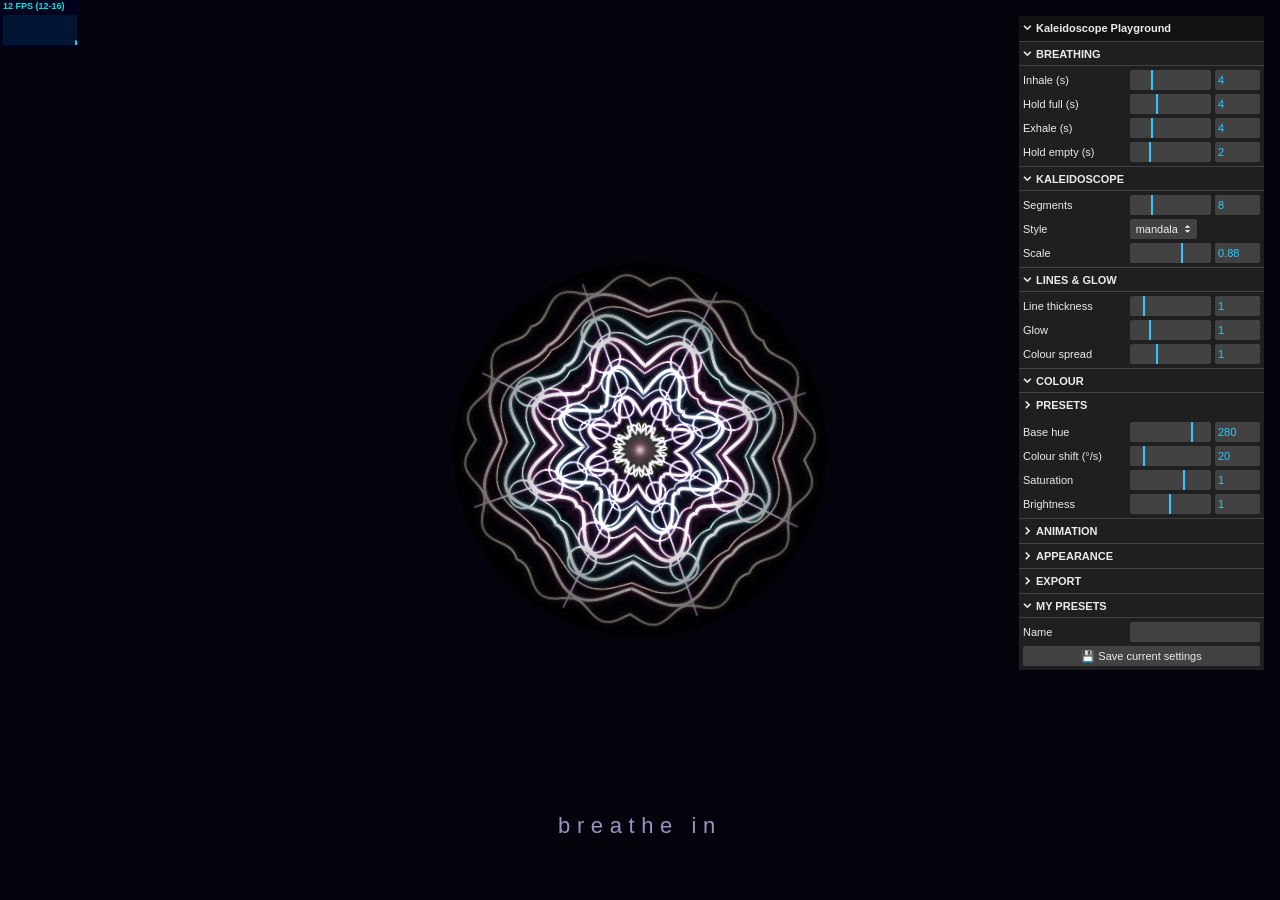
<file: kaleidoscope-playground/index.html>
<!DOCTYPE html>
<html lang="en">
<head>
  <meta charset="UTF-8" />
  <meta name="viewport" content="width=device-width, initial-scale=1.0" />
  <title>Kaleidoscope Breathing Playground</title>
  <link rel="stylesheet" href="style.css" />
</head>
<body>

  <canvas id="canvas"></canvas>

  <!-- Breath guide UI -->
  <div id="ui-overlay">
    <div id="phase-label">breathe in</div>
  </div>

  <!-- Vendor -->
  <script src="vendor/lil-gui.umd.min.js"></script>
  <script src="vendor/stats.min.js"></script>

  <!-- App -->
  <script src="BreathingClock.js"></script>
  <script src="KaleidoscopeRenderer.js"></script>
  <script src="main.js"></script>

</body>
</html>
</file>
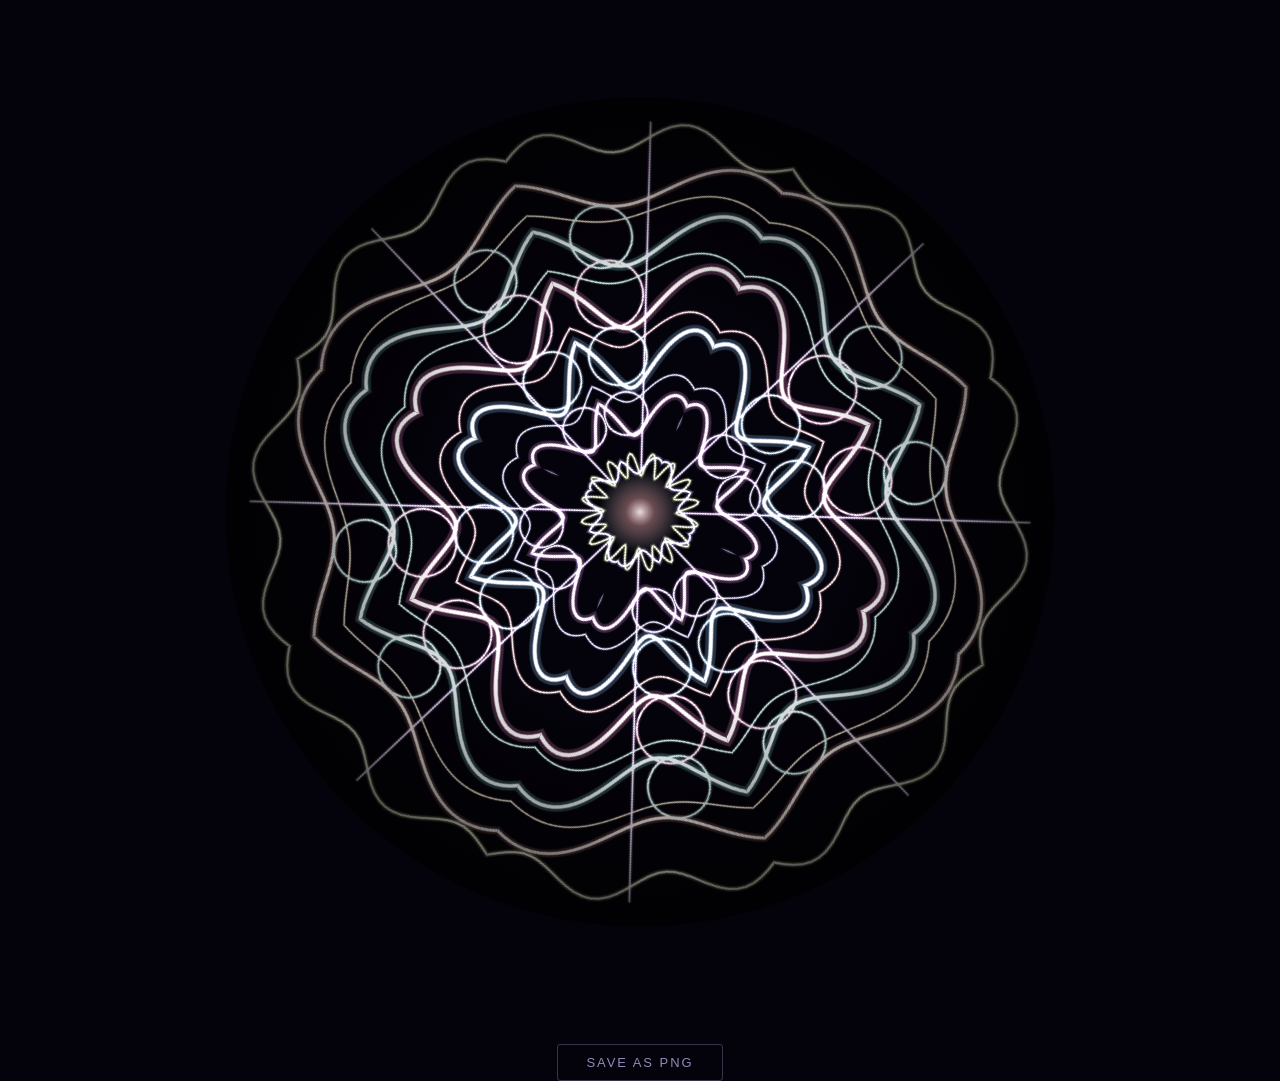
<file: starseeds-holdfull.html>
<!DOCTYPE html>
<html>
<head>
<meta charset="utf-8">
<title>Starseeds — Hold Full</title>
<style>
  * { margin: 0; padding: 0; box-sizing: border-box; }
  body {
    background: #04020a;
    display: flex;
    flex-direction: column;
    align-items: center;
    justify-content: center;
    min-height: 100vh;
    gap: 20px;
  }
  canvas { display: block; }
  button {
    font-family: sans-serif;
    font-size: 13px;
    letter-spacing: 0.15em;
    text-transform: uppercase;
    color: rgba(210, 195, 255, 0.7);
    background: none;
    border: 1px solid rgba(210, 195, 255, 0.25);
    padding: 10px 28px;
    cursor: pointer;
    border-radius: 3px;
  }
  button:hover { border-color: rgba(210, 195, 255, 0.6); color: rgba(210, 195, 255, 1); }
</style>
</head>
<body>
<canvas id="c" width="1024" height="1024"></canvas>
<button id="dl">Save as PNG</button>

<script>
const TAU = Math.PI * 2;

const EASINGS = {
  easeInOutSine: t => -(Math.cos(Math.PI * t) - 1) / 2,
};

class KaleidoscopeRenderer {
  constructor(canvas) {
    this.canvas = canvas;
    this.ctx    = canvas.getContext('2d');
    this.src    = document.createElement('canvas');
    this.srcCtx = this.src.getContext('2d');

    this.segments        = 8;
    this.style           = 'mandala';
    this.hue             = 280;
    this.colorShift      = 20;
    this.saturation      = 1.0;
    this.brightness      = 1.0;
    this.rotationSpeed   = 0.08;
    this.complexity      = 1.0;
    this.scale           = 0.88;
    this.lineWidth       = 1.0;
    this.glowAmount      = 1.2;
    this.colorSpread     = 1.2;
    this.inhaleEase      = 'easeInOutSine';
    this.exhaleEase      = 'easeInOutSine';
    this.holdSpeed       = 0.75;
    this.bgColor         = '#04020a';
    this.vignetteStrength = 0.75;
    this.centerGlow      = true;

    // Frozen state — holdFull, evolved pattern
    this.time        = 4.2;
    this.rotation    = 0.42;
    this._hueState   = 18;
    this.breathScale = 1.0;
    this.phase       = 'holdFull';
    this._dotTime    = 0;

    this.cx = canvas.width / 2;
    this.cy = canvas.height / 2;
    this.maxRadius = Math.min(canvas.width, canvas.height) * 0.46;
    const s = Math.ceil(this.maxRadius * 2.5);
    this.src.width  = s;
    this.src.height = s;
    this.srcHalf    = s / 2;
  }

  render() {
    const { ctx, cx, cy, maxRadius } = this;
    const R = maxRadius * this.scale * Math.max(0, this.breathScale);

    ctx.fillStyle = this.bgColor;
    ctx.fillRect(0, 0, this.canvas.width, this.canvas.height);

    if (R >= 2) {
      this._drawSource(R);
      this._compose(R);
      if (this.vignetteStrength > 0) this._vignette(R);
      if (this.centerGlow)           this._centerGlow(R);
    }
  }

  _drawSource(R) {
    const ctx  = this.srcCtx;
    ctx.clearRect(0, 0, this.src.width, this.src.height);
    ctx.save();
    ctx.translate(this.srcHalf, this.srcHalf);
    this._mandala(ctx, R, this.time);
    ctx.restore();
  }

  _compose(R) {
    const { ctx, cx, cy, src, srcHalf } = this;
    const N     = 8;
    const wedge = TAU / N;

    ctx.save();
    ctx.translate(cx, cy);
    ctx.beginPath();
    ctx.arc(0, 0, R, 0, TAU);
    ctx.clip();

    for (let i = 0; i < N; i++) {
      ctx.save();
      ctx.rotate(i * wedge + this.rotation);
      if (i % 2 === 1) { ctx.rotate(wedge); ctx.scale(1, -1); }
      ctx.beginPath();
      ctx.moveTo(0, 0);
      ctx.arc(0, 0, R + 2, 0, wedge);
      ctx.closePath();
      ctx.clip();
      ctx.drawImage(src, -srcHalf, -srcHalf, src.width, src.height);
      ctx.restore();
    }
    ctx.restore();
  }

  _vignette(R) {
    const { ctx, cx, cy } = this;
    const g = ctx.createRadialGradient(cx, cy, R * 0.50, cx, cy, R);
    g.addColorStop(0, 'rgba(0,0,0,0)');
    g.addColorStop(1, `rgba(0,0,0,${this.vignetteStrength})`);
    ctx.save();
    ctx.fillStyle = g;
    ctx.beginPath();
    ctx.arc(cx, cy, R, 0, TAU);
    ctx.fill();
    ctx.restore();
  }

  _centerGlow(R) {
    const { ctx, cx, cy } = this;
    const r = R * 0.10;
    const h = ((this._hueState + this.hue + 60) % 360 + 360) % 360;
    const g = ctx.createRadialGradient(cx, cy, 0, cx, cy, r);
    g.addColorStop(0,    `hsla(${h}, 80%, 98%, 0.9)`);
    g.addColorStop(0.35, `hsla(${h}, 90%, 85%, 0.4)`);
    g.addColorStop(1,    'rgba(255,255,255,0)');
    ctx.fillStyle = g;
    ctx.beginPath();
    ctx.arc(cx, cy, r, 0, TAU);
    ctx.fill();
  }

  _h(hOff) {
    return ((this._hueState + this.hue + hOff) % 360 + 360) % 360;
  }

  _col(hOff, s, l, a) {
    const ss = Math.max(0, Math.min(100, s * this.saturation));
    const ll = Math.max(0, Math.min(100, l * this.brightness));
    return `hsla(${this._h(hOff) | 0}, ${ss | 0}%, ${ll | 0}%, ${a})`;
  }

  _neonStroke(ctx, pathFn, hOff, coreW) {
    const lw   = coreW * this.lineWidth;
    const ga   = Math.max(0, this.glowAmount);
    const hCore = this._h(hOff);
    const hGlow = this._h(hOff - 55);
    const s    = Math.max(0, Math.min(100, 92 * this.saturation));
    const l    = Math.max(0, Math.min(100, 70 * this.brightness));
    const lHi  = Math.max(0, Math.min(100, 94 * this.brightness));

    ctx.globalCompositeOperation = 'lighter';
    ctx.lineCap = 'round';

    ctx.strokeStyle = `hsla(${hGlow}, ${s}%, ${l+8}%, ${0.20 * ga})`;
    ctx.lineWidth   = lw * 3.6 * Math.max(0.3, Math.sqrt(ga));
    pathFn(ctx); ctx.stroke();

    ctx.strokeStyle = `hsla(${hCore}, ${s}%, ${lHi}%, ${Math.min(0.50 * ga, 0.85)})`;
    ctx.lineWidth   = lw * 1.6;
    pathFn(ctx); ctx.stroke();

    ctx.strokeStyle = `hsla(${hCore}, ${s}%, ${lHi}%, 0.94)`;
    ctx.lineWidth   = lw;
    pathFn(ctx); ctx.stroke();

    ctx.globalCompositeOperation = 'source-over';
  }

  _flowerPath(ctx, r0, A, n, phase, steps = 280) {
    ctx.beginPath();
    for (let i = 0; i <= steps; i++) {
      const θ = (i / steps) * TAU;
      const r = r0 - A * Math.cos(n * θ + phase);
      i === 0
        ? ctx.moveTo(r * Math.cos(θ), r * Math.sin(θ))
        : ctx.lineTo(r * Math.cos(θ), r * Math.sin(θ));
    }
    ctx.closePath();
  }

  _mandala(ctx, R, t) {
    const N  = 8;
    const w  = TAU / N;
    const cs = this.colorSpread;
    const cmpl = this.complexity;

    const rings = [
      { r: 0.115, A: 0.022, n: N,     dH:   0 * cs, cW: 1.4 },
      { r: 0.240, A: 0.055, n: N,     dH:  40 * cs, cW: 2.2 },
      { r: 0.380, A: 0.080, n: N,     dH: -30 * cs, cW: 2.8 },
      { r: 0.530, A: 0.085, n: N,     dH:  65 * cs, cW: 2.8 },
      { r: 0.670, A: 0.075, n: N,     dH: -55 * cs, cW: 2.4 },
      { r: 0.800, A: 0.060, n: N,     dH: 100 * cs, cW: 2.0 },
      { r: 0.905, A: 0.035, n: N * 2, dH: 145 * cs, cW: 1.4 },
    ];
    for (const ring of rings) {
      const r0    = R * ring.r;
      const A     = R * ring.A * (0.7 + 0.3 * cmpl);
      const phase = t * 0.07 * ring.n;
      this._neonStroke(ctx, c => this._flowerPath(c, r0, A, ring.n, phase), ring.dH, ring.cW);
    }

    // Secondary rings (complexity > 0.5)
    const secondaryRings = [
      { r: 0.305, A: 0.038, n: N, dH: -15 * cs, cW: 1.2 },
      { r: 0.450, A: 0.050, n: N, dH:  80 * cs, cW: 1.4 },
      { r: 0.600, A: 0.045, n: N, dH: -70 * cs, cW: 1.2 },
      { r: 0.745, A: 0.040, n: N, dH: 120 * cs, cW: 1.1 },
    ];
    for (const ring of secondaryRings) {
      const r0    = R * ring.r;
      const A     = R * ring.A * cmpl;
      const phase = t * 0.05 * ring.n + Math.PI / ring.n;
      this._neonStroke(ctx, c => this._flowerPath(c, r0, A, ring.n, phase), ring.dH, ring.cW * 0.65);
    }

    // Off-axis detail circles
    const detailRings = [
      { rBase: 0.24, rCirc: 0.052, dH:  15 * cs },
      { rBase: 0.38, rCirc: 0.070, dH: -35 * cs },
      { rBase: 0.53, rCirc: 0.082, dH:  55 * cs },
      { rBase: 0.67, rCirc: 0.075, dH: -60 * cs },
    ];
    for (const dr of detailRings) {
      const baseR = R * dr.rBase;
      const circR = R * dr.rCirc;
      const spin  = t * 0.04;
      for (let i = 0; i < N; i++) {
        const a  = (i + 0.5) * w + spin;
        const cx = baseR * Math.cos(a);
        const cy = baseR * Math.sin(a);
        this._neonStroke(ctx, c => { c.beginPath(); c.arc(cx, cy, circR, 0, TAU); }, dr.dH, 1.1);
      }
    }

    // Radial spines
    for (let i = 0; i < N; i++) {
      const a  = (i + 0.5) * w;
      const dH = i * (360 / N);
      this._neonStroke(ctx, c => {
        c.beginPath();
        c.moveTo(R * 0.10 * Math.cos(a), R * 0.10 * Math.sin(a));
        c.lineTo(R * 0.94 * Math.cos(a), R * 0.94 * Math.sin(a));
      }, dH + 20, 1.0);
    }

    // Inner star
    this._neonStroke(
      ctx,
      c => this._flowerPath(c, R * 0.115, R * 0.028, N * 2, t * 1.5, 180),
      180,
      1.0
    );
  }
}

const canvas = document.getElementById('c');
const r = new KaleidoscopeRenderer(canvas);
r.render();

document.getElementById('dl').addEventListener('click', () => {
  const a = document.createElement('a');
  a.download = 'starseeds-holdfull.png';
  a.href = canvas.toDataURL('image/png');
  a.click();
});
</script>
</body>
</html>
</file>
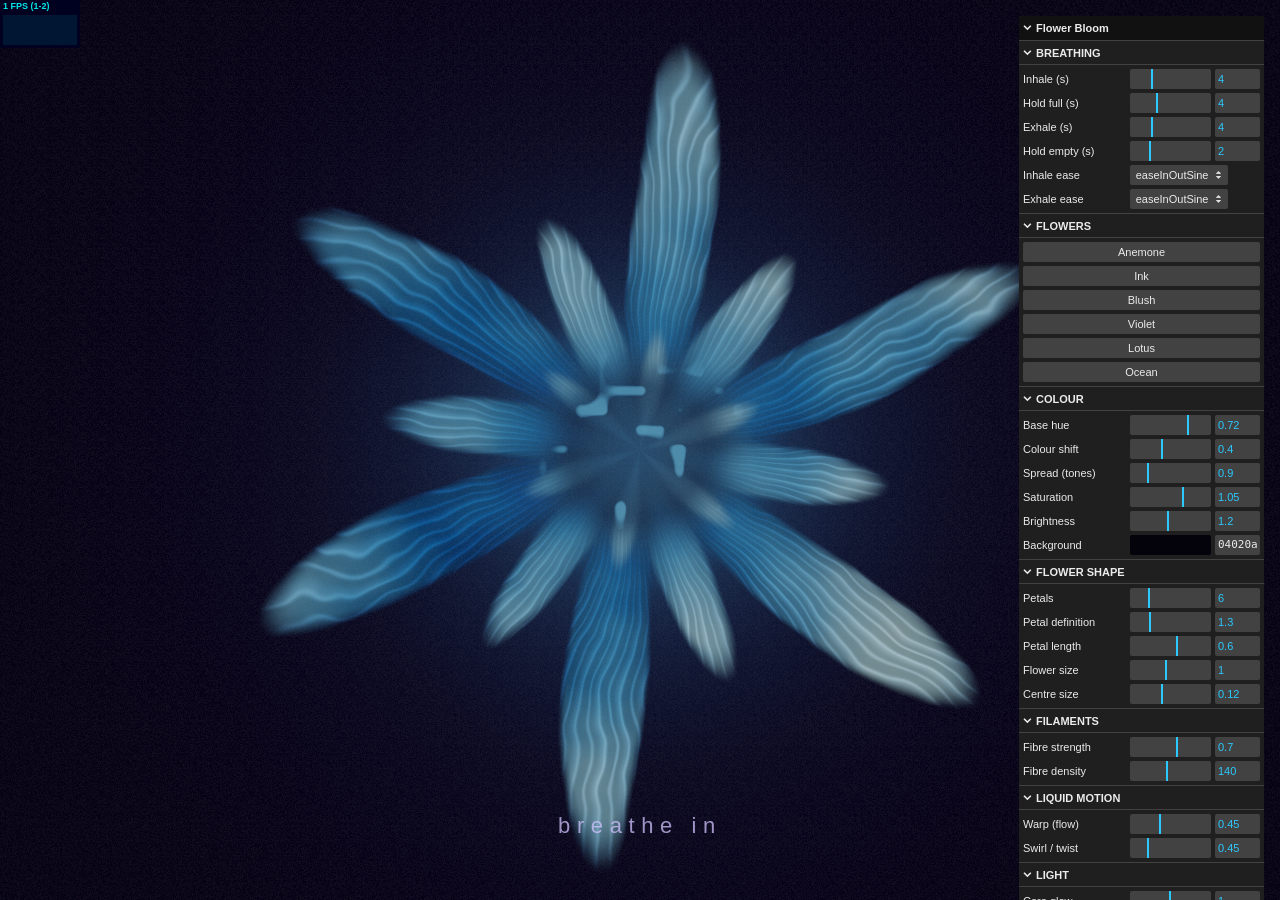
<file: kaleidoscope-playground/shader-bloom.html>
<!DOCTYPE html>
<html lang="en">
<head>
  <meta charset="UTF-8" />
  <meta name="viewport" content="width=device-width, initial-scale=1.0" />
  <title>Nebula Bloom — Shader Playground</title>
  <link rel="stylesheet" href="style.css" />
  <style>
    /* The shader fills the whole canvas; keep the phase label legible on top. */
    #phase-label { mix-blend-mode: screen; }
  </style>
</head>
<body>

  <canvas id="canvas"></canvas>

  <!-- Breath guide UI -->
  <div id="ui-overlay">
    <div id="phase-label">breathe in</div>
  </div>

  <!-- Vendor -->
  <script src="vendor/lil-gui.umd.min.js"></script>
  <script src="vendor/stats.min.js"></script>

  <!-- App -->
  <script src="BreathingClock.js"></script>
  <script src="shader-bloom.js"></script>

</body>
</html>
</file>
<file: kaleidoscope-playground/style.css>
*, *::before, *::after {
  box-sizing: border-box;
  margin: 0;
  padding: 0;
}

html, body {
  width: 100%;
  height: 100%;
  overflow: hidden;
  background: #0a0a0f;
  font-family: -apple-system, BlinkMacSystemFont, 'Segoe UI', sans-serif;
}

#canvas {
  position: fixed;
  inset: 0;
  display: block;
}

/* ── Breath UI overlay ──────────────────────────────────────────────────── */

#ui-overlay {
  position: fixed;
  bottom: 56px;
  left: 50%;
  transform: translateX(-50%);
  display: flex;
  flex-direction: column;
  align-items: center;
  gap: 0;
  pointer-events: none;
  user-select: none;
}

#phase-label {
  font-size: 22px;
  font-weight: 200;
  letter-spacing: 0.30em;
  color: rgba(210, 195, 255, 0.75);
  text-transform: lowercase;
  min-height: 1.4em;
  animation: breathPulse 1s ease-in-out infinite;
  transition: opacity 0.6s ease;
}

@keyframes breathPulse {
  0%, 100% { opacity: 0.45; }
  50%       { opacity: 0.95; }
}
</file>
